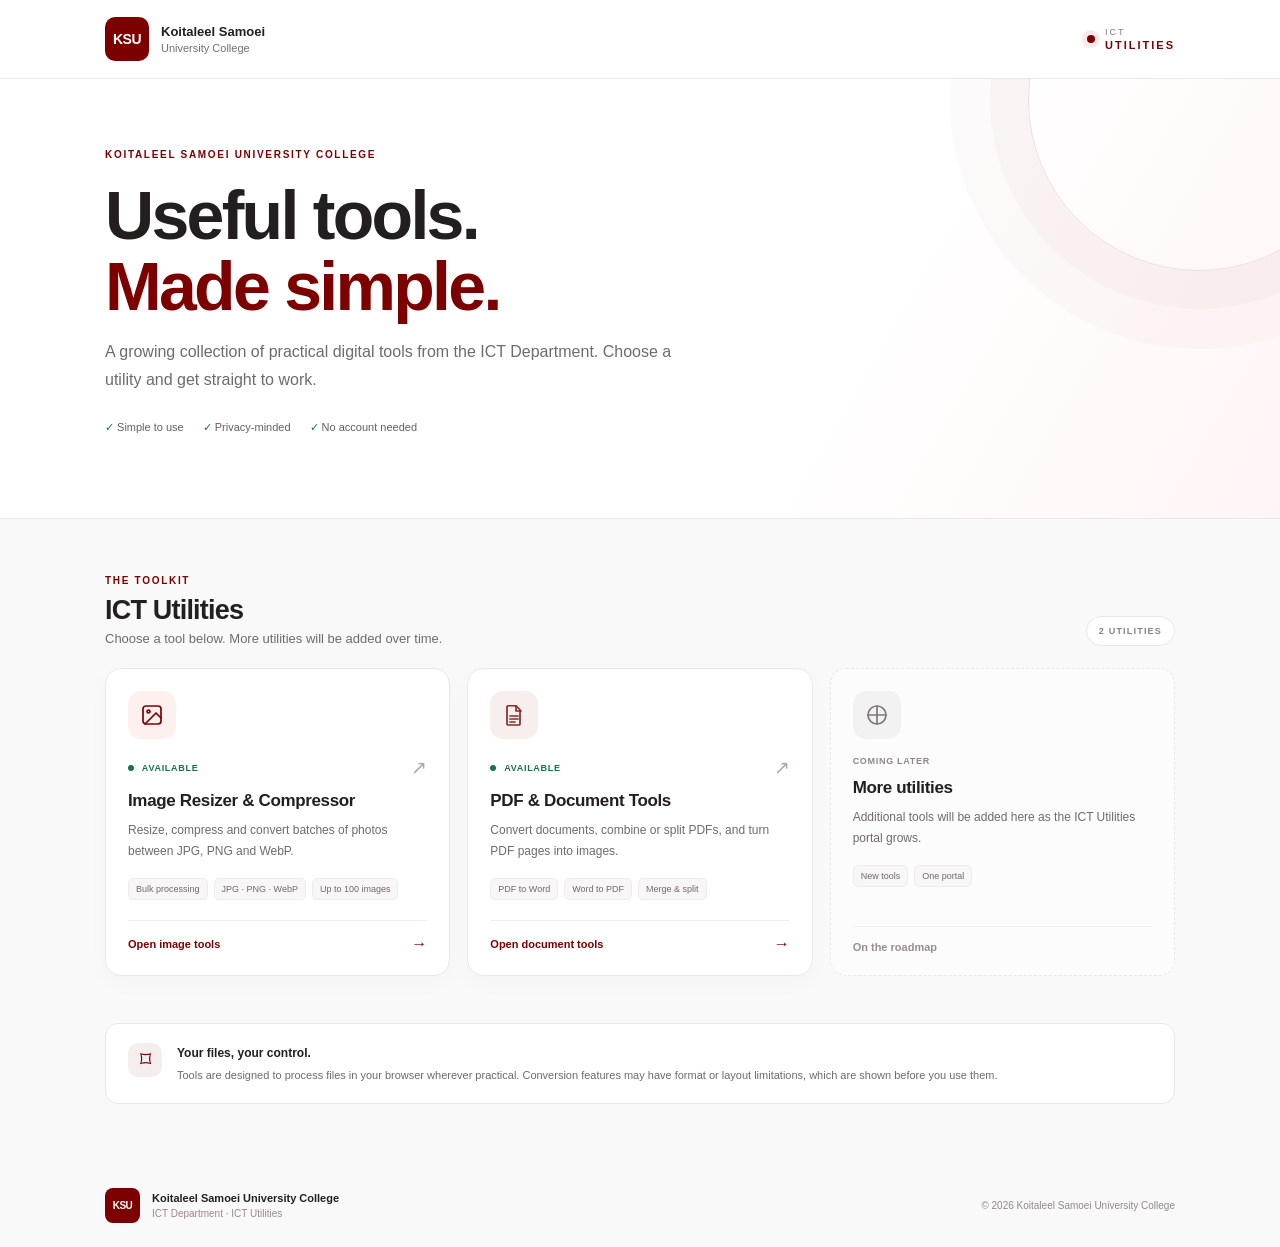
<file: index.html>
<!doctype html>
<html lang="en">
<head>
<meta charset="utf-8"><meta name="viewport" content="width=device-width,initial-scale=1">
<meta name="description" content="Koitaleel Samoei University College ICT Utilities — simple browser-based digital tools.">
<title>ICT Utilities | Koitaleel Samoei University College</title><link rel="stylesheet" href="styles.css">
</head>
<body>
<header class="topbar"><div class="topbar-inner">
<a class="brand" href="./"><span class="brand-logo">KSU</span><span class="brand-copy"><strong>Koitaleel Samoei</strong><small>University College</small></span></a>
<div class="utility-brand"><span class="dot"></span><span><small>ICT</small><strong>UTILITIES</strong></span></div>
</div></header>
<main>
<section class="hero"><div class="hero-inner"><div class="eyebrow">KOITALEEL SAMOEI UNIVERSITY COLLEGE</div><h1>Useful tools.<br><span>Made simple.</span></h1><p>A growing collection of practical digital tools from the ICT Department. Choose a utility and get straight to work.</p><div class="trust"><span>✓ Simple to use</span><span>✓ Privacy-minded</span><span>✓ No account needed</span></div></div></section>
<section class="tools-wrap"><div class="section-intro"><div><span class="kicker">THE TOOLKIT</span><h2>ICT Utilities</h2><p>Choose a tool below. More utilities will be added over time.</p></div><span class="tool-count">2 UTILITIES</span></div>
<div class="tool-grid">
<a class="tool-card" href="image-resizer/"><div class="tool-icon image-icon"><svg viewBox="0 0 24 24" aria-hidden="true"><rect x="3" y="3" width="18" height="18" rx="3"></rect><circle cx="8.5" cy="8.5" r="1.5"></circle><path d="m21 15-5-5L5 21"></path></svg></div><div class="card-top"><span class="status live"><i></i> AVAILABLE</span><span class="arrow">↗</span></div><h3>Image Resizer &amp; Compressor</h3><p>Resize, compress and convert batches of photos between JPG, PNG and WebP.</p><div class="tags"><span>Bulk processing</span><span>JPG · PNG · WebP</span><span>Up to 100 images</span></div><span class="card-link">Open image tools <b>→</b></span></a>
<a class="tool-card" href="pdf-tools/"><div class="tool-icon pdf-icon"><svg viewBox="0 0 24 24" aria-hidden="true"><path d="M6 2.75h8l4 4V21a1 1 0 0 1-1 1H6a1 1 0 0 1-1-1V3.75a1 1 0 0 1 1-1Z"></path><path d="M14 3v5h5M8 13h8M8 16h8M8 19h5"></path></svg></div><div class="card-top"><span class="status live"><i></i> AVAILABLE</span><span class="arrow">↗</span></div><h3>PDF &amp; Document Tools</h3><p>Convert documents, combine or split PDFs, and turn PDF pages into images.</p><div class="tags"><span>PDF to Word</span><span>Word to PDF</span><span>Merge &amp; split</span></div><span class="card-link">Open document tools <b>→</b></span></a>
<div class="tool-card upcoming"><div class="tool-icon neutral-icon"><svg viewBox="0 0 24 24" aria-hidden="true"><path d="M12 3v18M3 12h18"></path><circle cx="12" cy="12" r="9"></circle></svg></div><div class="card-top"><span class="status planned">COMING LATER</span></div><h3>More utilities</h3><p>Additional tools will be added here as the ICT Utilities portal grows.</p><div class="tags"><span>New tools</span><span>One portal</span></div><span class="card-link muted-link">On the roadmap</span></div>
</div></section>
<section class="privacy-banner"><div class="privacy-symbol">⌑</div><div><strong>Your files, your control.</strong><p>Tools are designed to process files in your browser wherever practical. Conversion features may have format or layout limitations, which are shown before you use them.</p></div></section>
</main>
<footer><div class="footer-inner"><div class="footer-brand"><span class="footer-logo">KSU</span><span><strong>Koitaleel Samoei University College</strong><small>ICT Department · ICT Utilities</small></span></div><span class="copyright">© 2026 Koitaleel Samoei University College</span></div></footer>
</body></html>
</file>
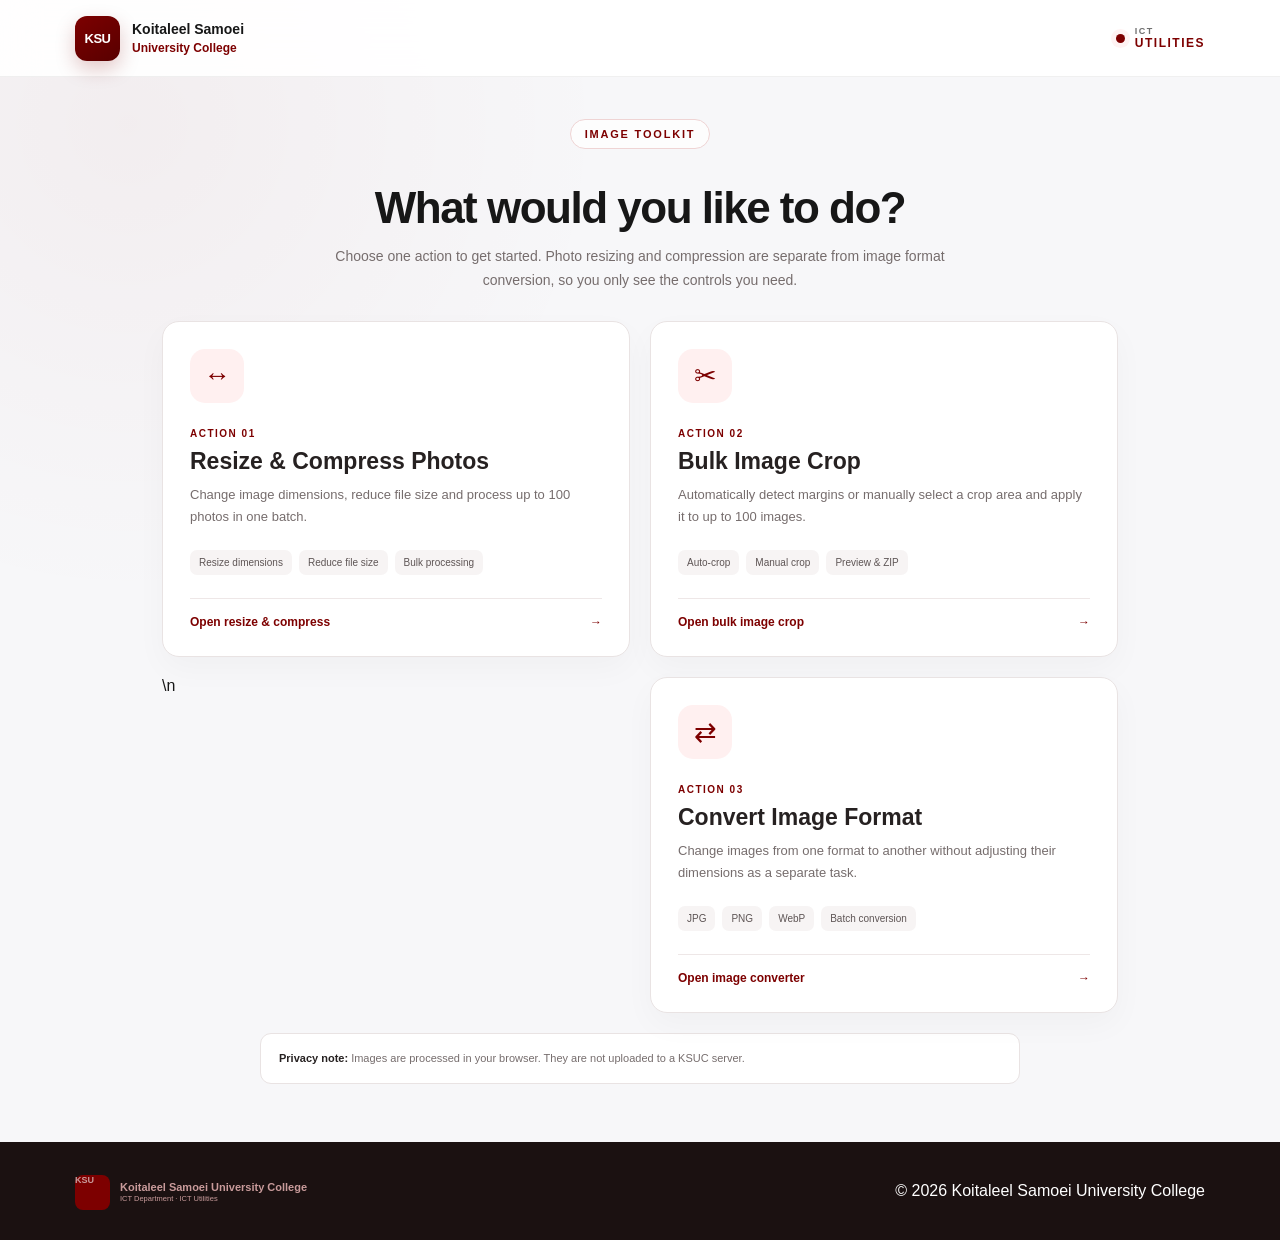
<file: image-resizer/index.html>
<!doctype html>
<html lang="en"><head><meta charset="utf-8"><meta name="viewport" content="width=device-width,initial-scale=1"><title>Image Tools | KSUC ICT Utilities</title><meta name="description" content="Choose whether to resize and compress photos or convert image formats."><link rel="stylesheet" href="styles.css">
<style>
.choice-wrap{max-width:1000px;margin:0 auto;padding:42px 22px 58px}.choice-intro{text-align:center;margin:0 auto 28px;max-width:660px}.choice-intro .eyebrow{color:#7d0000;font-size:11px;font-weight:800;letter-spacing:1.8px}.choice-intro h1{font-size:clamp(30px,5vw,44px);letter-spacing:-1.5px;margin:12px 0}.choice-intro p{font-size:14px;line-height:1.7;color:#766d6d}.choice-grid{display:grid;grid-template-columns:repeat(2,minmax(0,1fr));gap:20px}.choice-card{display:flex;flex-direction:column;min-height:290px;padding:27px;background:#fff;border:1px solid #e9e3e3;border-radius:17px;box-shadow:0 12px 32px #29000008;text-decoration:none;color:#262121;transition:transform .18s,border-color .18s,box-shadow .18s}.choice-card:hover{transform:translateY(-4px);border-color:#cfa9a9;box-shadow:0 16px 35px #29000012}.choice-icon{width:54px;height:54px;display:grid;place-items:center;border-radius:15px;background:#fff0f0;color:#7d0000;font-size:27px;margin-bottom:25px}.choice-label{font-size:10px;letter-spacing:1.5px;color:#7d0000;font-weight:900}.choice-card h2{font-size:23px;margin:9px 0}.choice-card p{font-size:13px;line-height:1.7;color:#766d6d;margin:0 0 22px}.choice-pills{display:flex;gap:7px;flex-wrap:wrap;margin-top:auto}.choice-pills span{font-size:10px;padding:7px 9px;border-radius:7px;background:#f7f4f4;color:#5e5555}.choice-go{display:flex;justify-content:space-between;align-items:center;margin-top:23px;padding-top:16px;border-top:1px solid #eee7e7;color:#7d0000;font-size:12px;font-weight:800}.choice-note{max-width:760px;margin:20px auto 0;padding:15px 18px;border:1px solid #e9e3e3;background:#fff;border-radius:11px;font-size:11px;line-height:1.7;color:#766d6d}.choice-note strong{color:#262121}@media(max-width:650px){.choice-wrap{padding:30px 14px 40px}.choice-grid{grid-template-columns:1fr}.choice-card{min-height:250px;padding:22px}.choice-icon{margin-bottom:18px}}
</style></head><body>
<header class="topbar"><div class="topbar-inner"><a href="../" class="brand" aria-label="Back to ICT Utilities home"><div class="brand-logo">KSU</div><div class="brand-copy"><strong>Koitaleel Samoei</strong><span>University College</span></div></a><div class="utility-brand"><span class="utility-dot"></span><div><small>ICT</small><strong>UTILITIES</strong></div></div></div></header>
<main class="choice-wrap"><section class="choice-intro"><div class="eyebrow">IMAGE TOOLKIT</div><h1>What would you like to do?</h1><p>Choose one action to get started. Photo resizing and compression are separate from image format conversion, so you only see the controls you need.</p></section>
<section class="choice-grid">
<a class="choice-card" href="resize-compress.html"><div class="choice-icon">↔</div><span class="choice-label">ACTION 01</span><h2>Resize &amp; Compress Photos</h2><p>Change image dimensions, reduce file size and process up to 100 photos in one batch.</p><div class="choice-pills"><span>Resize dimensions</span><span>Reduce file size</span><span>Bulk processing</span></div><div class="choice-go"><span>Open resize &amp; compress</span><span>→</span></div></a>
<a class="choice-card" href="crop.html"><div class="choice-icon">✂</div><span class="choice-label">ACTION 02</span><h2>Bulk Image Crop</h2><p>Automatically detect margins or manually select a crop area and apply it to up to 100 images.</p><div class="choice-pills"><span>Auto-crop</span><span>Manual crop</span><span>Preview &amp; ZIP</span></div><div class="choice-go"><span>Open bulk image crop</span><span>→</span></div></a>\n<a class="choice-card" href="convert.html"><div class="choice-icon">⇄</div><span class="choice-label">ACTION 03</span><h2>Convert Image Format</h2><p>Change images from one format to another without adjusting their dimensions as a separate task.</p><div class="choice-pills"><span>JPG</span><span>PNG</span><span>WebP</span><span>Batch conversion</span></div><div class="choice-go"><span>Open image converter</span><span>→</span></div></a>
</section><div class="choice-note"><strong>Privacy note:</strong> Images are processed in your browser. They are not uploaded to a KSUC server.</div></main>
<footer><div class="footer-inner"><div class="footer-brand"><span class="footer-logo">KSU</span><span><strong>Koitaleel Samoei University College</strong><small>ICT Department · ICT Utilities</small></span></div><span class="copyright">© 2026 Koitaleel Samoei University College</span></div></footer></body></html>
</file>
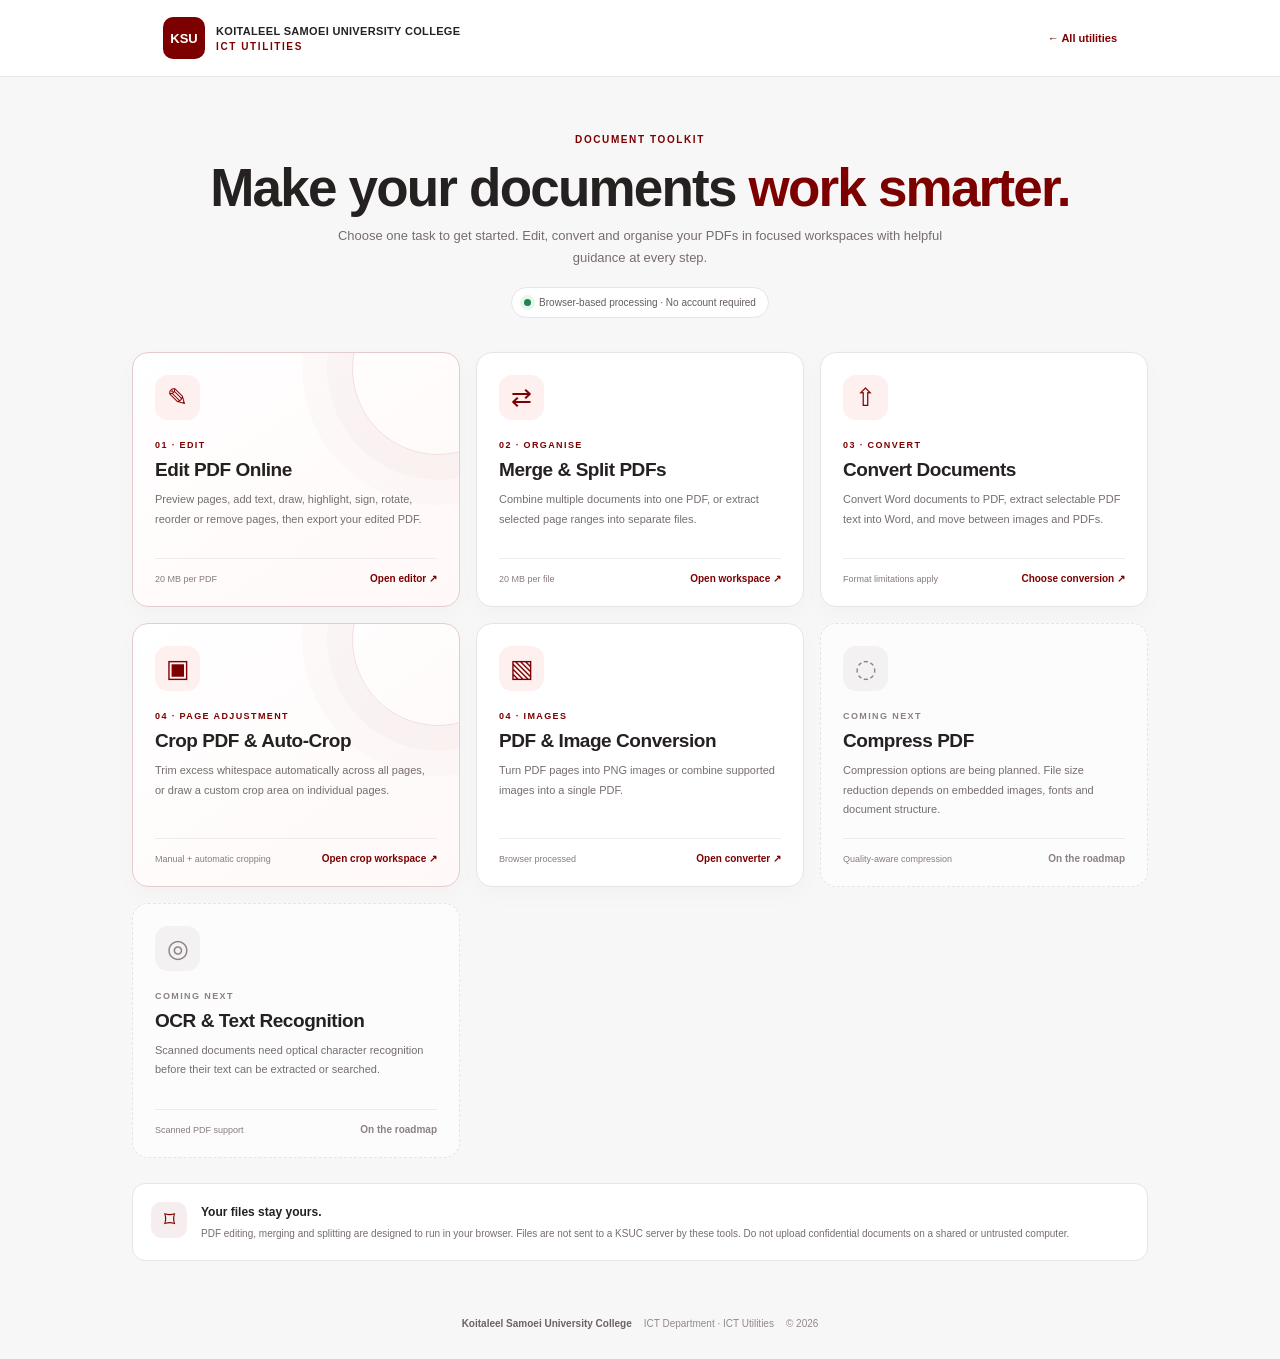
<file: pdf-tools/index.html>
<!doctype html>
<html lang="en"><head><meta charset="utf-8"><meta name="viewport" content="width=device-width,initial-scale=1"><meta name="description" content="PDF editing, conversion and page tools from Koitaleel Samoei University College ICT Department."><title>PDF & Document Tools | KSUC ICT Utilities</title><link rel="stylesheet" href="styles.css"></head>
<body>
<header><div class="head"><a href="../" class="brand"><span class="logo">KSU</span><span><b>KOITALEEL SAMOEI UNIVERSITY COLLEGE</b><small>ICT UTILITIES</small></span></a><a href="../" class="back">← All utilities</a></div></header>
<main class="landing">
<section class="intro"><span class="eyebrow">DOCUMENT TOOLKIT</span><h1>Make your documents <span class="accent">work smarter.</span></h1><p>Choose one task to get started. Edit, convert and organise your PDFs in focused workspaces with helpful guidance at every step.</p><div class="privacy-pill"><span></span> Browser-based processing · No account required</div></section>
<section class="action-grid" aria-label="PDF and document actions">
<a class="action-card featured" href="editor.html"><span class="action-icon">✎</span><span class="action-label">01 · EDIT</span><h2>Edit PDF Online</h2><p>Preview pages, add text, draw, highlight, sign, rotate, reorder or remove pages, then export your edited PDF.</p><div class="card-meta"><span>20 MB per PDF</span><b>Open editor ↗</b></div></a>
<a class="action-card" href="merge-split.html"><span class="action-icon">⇄</span><span class="action-label">02 · ORGANISE</span><h2>Merge &amp; Split PDFs</h2><p>Combine multiple documents into one PDF, or extract selected page ranges into separate files.</p><div class="card-meta"><span>20 MB per file</span><b>Open workspace ↗</b></div></a>
<a class="action-card" href="convert.html"><span class="action-icon">⇧</span><span class="action-label">03 · CONVERT</span><h2>Convert Documents</h2><p>Convert Word documents to PDF, extract selectable PDF text into Word, and move between images and PDFs.</p><div class="card-meta"><span>Format limitations apply</span><b>Choose conversion ↗</b></div></a>
<a class="action-card featured" href="crop.html"><span class="action-icon">▣</span><span class="action-label">04 · PAGE ADJUSTMENT</span><h2>Crop PDF &amp; Auto-Crop</h2><p>Trim excess whitespace automatically across all pages, or draw a custom crop area on individual pages.</p><div class="card-meta"><span>Manual + automatic cropping</span><b>Open crop workspace ↗</b></div></a>
<a class="action-card" href="convert.html#images"><span class="action-icon">▧</span><span class="action-label">04 · IMAGES</span><h2>PDF &amp; Image Conversion</h2><p>Turn PDF pages into PNG images or combine supported images into a single PDF.</p><div class="card-meta"><span>Browser processed</span><b>Open converter ↗</b></div></a>
<div class="action-card planned"><span class="action-icon">◌</span><span class="action-label">COMING NEXT</span><h2>Compress PDF</h2><p>Compression options are being planned. File size reduction depends on embedded images, fonts and document structure.</p><div class="card-meta"><span>Quality-aware compression</span><b>On the roadmap</b></div></div>
<div class="action-card planned"><span class="action-icon">◎</span><span class="action-label">COMING NEXT</span><h2>OCR &amp; Text Recognition</h2><p>Scanned documents need optical character recognition before their text can be extracted or searched.</p><div class="card-meta"><span>Scanned PDF support</span><b>On the roadmap</b></div></div>
</section>
<section class="privacy-notice"><span class="privacy-mark">⌑</span><div><strong>Your files stay yours.</strong><p>PDF editing, merging and splitting are designed to run in your browser. Files are not sent to a KSUC server by these tools. Do not upload confidential documents on a shared or untrusted computer.</p></div></section>
</main>
<footer><b>Koitaleel Samoei University College</b><span>ICT Department · ICT Utilities</span><span>© 2026</span></footer>
</body></html>
</file>
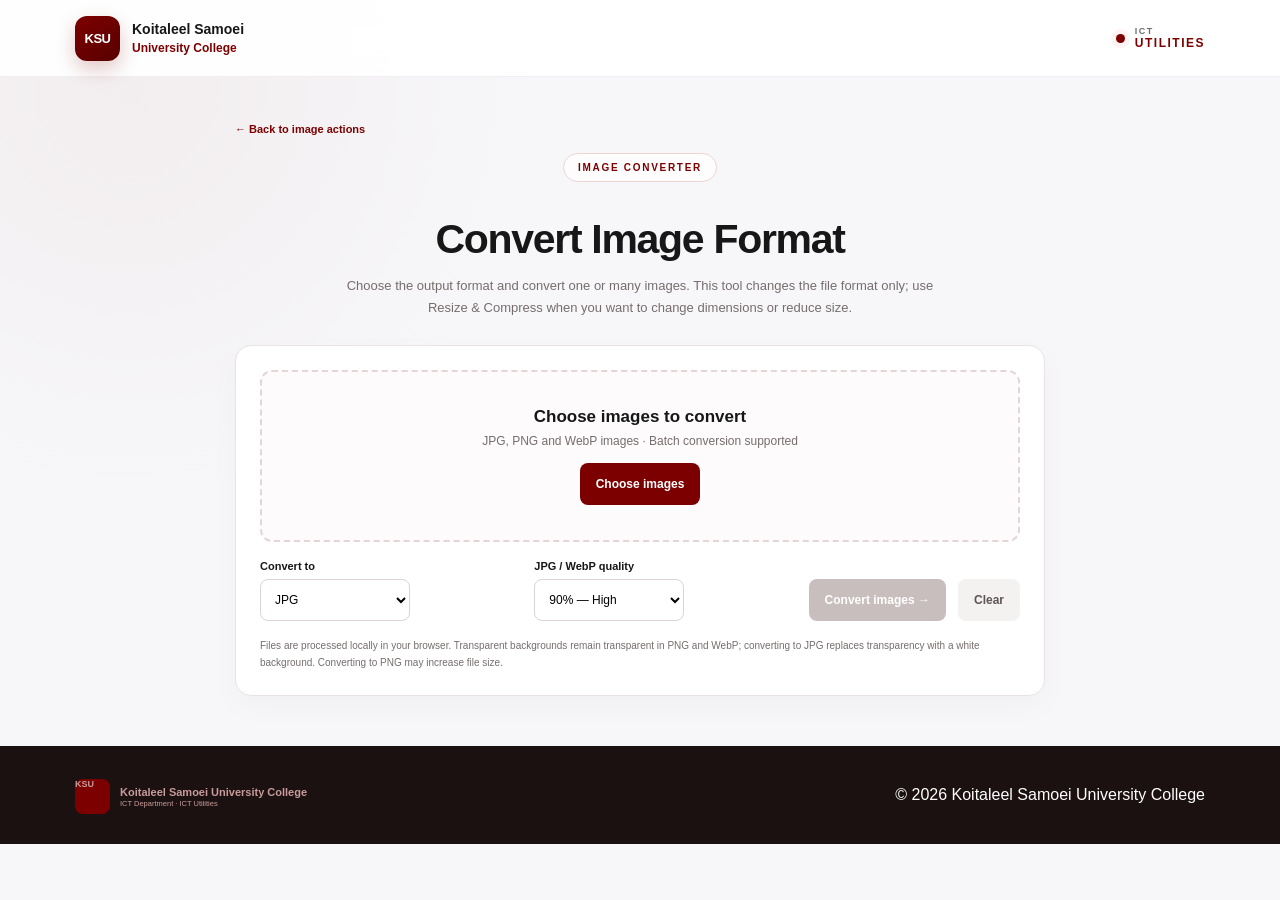
<file: image-resizer/convert.html>
<!doctype html>
<html lang="en"><head><meta charset="utf-8"><meta name="viewport" content="width=device-width,initial-scale=1"><title>Convert Image Format | KSUC ICT Utilities</title><meta name="description" content="Convert image formats between JPG, PNG and WebP in your browser."><link rel="stylesheet" href="styles.css">
<style>
.convert-main{max-width:850px;margin:auto;padding:42px 20px 50px}.convert-intro{text-align:center;margin-bottom:26px}.convert-intro .eyebrow{font-size:10px;letter-spacing:1.7px;font-weight:900;color:#7d0000}.convert-intro h1{font-size:clamp(29px,5vw,41px);letter-spacing:-1.3px;margin:12px 0}.convert-intro p{max-width:600px;margin:auto;font-size:13px;line-height:1.7;color:#766d6d}.convert-box{background:#fff;border:1px solid #e9e3e3;border-radius:16px;padding:24px;box-shadow:0 10px 30px #29000008}.convert-drop{padding:35px 15px;border:2px dashed #e2d6d6;border-radius:12px;text-align:center;background:#fdfbfb}.convert-drop.drag{border-color:#7d0000;background:#fff5f5}.convert-drop h2{font-size:17px;margin:0 0 7px}.convert-drop p{font-size:12px;color:#766d6d;margin:0 0 15px}.convert-drop input{display:none}.pick-btn,.convert-btn,.clear-btn{display:inline-flex;align-items:center;justify-content:center;min-height:42px;padding:0 16px;border:0;border-radius:8px;font-size:12px;font-weight:800;cursor:pointer}.pick-btn,.convert-btn{background:#7d0000;color:white}.clear-btn{background:#f4f1f1;color:#5e5555}.convert-options{display:flex;align-items:end;gap:12px;flex-wrap:wrap;margin-top:18px}.convert-options label{display:block;font-size:11px;font-weight:800;margin-bottom:7px}.convert-options select{height:42px;min-width:150px;border:1px solid #ddd4d4;border-radius:8px;padding:0 10px;background:white;font:inherit;font-size:12px}.convert-options .field{flex:1;min-width:160px}.convert-btn:disabled{background:#c9bebe;cursor:not-allowed}.convert-list{margin-top:15px;border:1px solid #e9e3e3;border-radius:9px;overflow:hidden}.convert-file{display:flex;justify-content:space-between;gap:10px;padding:11px 12px;border-bottom:1px solid #eee7e7;font-size:11px}.convert-file:last-child{border:0}.convert-file span:first-child{overflow:hidden;text-overflow:ellipsis;white-space:nowrap}.muted{color:#766d6d;white-space:nowrap}.convert-progress{height:7px;border-radius:9px;background:#eee;margin-top:18px;overflow:hidden}.convert-progress div{height:100%;width:0;background:#7d0000;transition:width .2s}.convert-output{margin-top:18px;padding:18px;border-radius:10px;background:#f9fdf9;border:1px solid #e2eee5}.convert-output h2{font-size:16px;margin:0 0 10px}.download-link{display:inline-block;margin:4px;padding:10px 12px;background:white;border:1px solid #d9e6dc;border-radius:8px;color:#18734a;text-decoration:none;font-size:11px;font-weight:800}.convert-note{font-size:10px;line-height:1.7;color:#766d6d;margin-top:16px}.back-link{display:inline-block;color:#7d0000;text-decoration:none;font-size:11px;font-weight:800;margin-bottom:18px}.hidden{display:none!important}@media(max-width:560px){.convert-main{padding:28px 13px}.convert-box{padding:14px}.convert-options{align-items:stretch}.convert-options .field{flex-basis:100%}.convert-options select{width:100%}.convert-btn{flex:1}}
</style></head><body><header class="topbar"><div class="topbar-inner"><a href="../" class="brand"><div class="brand-logo">KSU</div><div class="brand-copy"><strong>Koitaleel Samoei</strong><span>University College</span></div></a><div class="utility-brand"><span class="utility-dot"></span><div><small>ICT</small><strong>UTILITIES</strong></div></div></div></header>
<main class="convert-main"><a class="back-link" href="index.html">← Back to image actions</a><section class="convert-intro"><div class="eyebrow">IMAGE CONVERTER</div><h1>Convert Image Format</h1><p>Choose the output format and convert one or many images. This tool changes the file format only; use Resize &amp; Compress when you want to change dimensions or reduce size.</p></section>
<section class="convert-box"><div class="convert-drop" id="convertDrop"><h2>Choose images to convert</h2><p>JPG, PNG and WebP images · Batch conversion supported</p><label class="pick-btn" for="convertFiles">Choose images</label><input type="file" id="convertFiles" accept="image/jpeg,image/png,image/webp" multiple></div>
<div class="convert-list hidden" id="convertList"></div><div class="convert-options"><div class="field"><label for="targetFormat">Convert to</label><select id="targetFormat"><option value="image/jpeg">JPG</option><option value="image/png">PNG</option><option value="image/webp">WebP</option></select></div><div class="field"><label for="quality">JPG / WebP quality</label><select id="quality"><option value="1">100% — Maximum</option><option value="0.9" selected>90% — High</option><option value="0.8">80% — Good</option><option value="0.7">70% — Smaller</option><option value="0.6">60% — Compact</option></select></div><button class="convert-btn" id="convertBtn" disabled>Convert images →</button><button class="clear-btn" id="clearBtn">Clear</button></div><div class="convert-progress hidden" id="progress"><div id="progressFill"></div></div><div class="convert-output hidden" id="output"><h2 id="outputTitle">Converted images are ready</h2><div id="downloads"></div></div><p class="convert-note">Files are processed locally in your browser. Transparent backgrounds remain transparent in PNG and WebP; converting to JPG replaces transparency with a white background. Converting to PNG may increase file size.</p></section></main>
<footer><div class="footer-inner"><div class="footer-brand"><span class="footer-logo">KSU</span><span><strong>Koitaleel Samoei University College</strong><small>ICT Department · ICT Utilities</small></span></div><span class="copyright">© 2026 Koitaleel Samoei University College</span></div></footer>
<script src="convert.js"></script></body></html>
</file>
<file: styles.css>
:root{--maroon:#7d0000;--maroon-dark:#5e0000;--maroon-soft:#fff2f2;--ink:#231f1f;--muted:#706a6a;--line:#ece7e7;--bg:#faf9f9;--green:#18734a}*{box-sizing:border-box}body{margin:0;background:var(--bg);color:var(--ink);font-family:Inter,"Segoe UI",Arial,sans-serif}a{color:inherit;text-decoration:none}.topbar{background:#fff;border-bottom:1px solid var(--line)}.topbar-inner{max-width:1120px;margin:auto;padding:17px 25px;display:flex;justify-content:space-between;align-items:center}.brand,.footer-brand{display:flex;align-items:center;gap:12px}.brand-logo,.footer-logo{display:grid;place-items:center;background:var(--maroon);color:#fff;font-weight:900;border-radius:10px;width:44px;height:44px;font-size:14px;letter-spacing:-.5px}.brand-copy strong,.brand-copy small{display:block}.brand-copy strong{font-size:13px}.brand-copy small{font-size:11px;color:#766c6c;margin-top:3px}.utility-brand{display:flex;gap:10px;align-items:center}.utility-brand .dot{width:8px;height:8px;background:var(--maroon);border-radius:50%;box-shadow:0 0 0 5px #f8eaea}.utility-brand small,.utility-brand strong{display:block}.utility-brand small{font-size:9px;color:#8b7777;letter-spacing:2px}.utility-brand strong{font-size:11px;letter-spacing:2px;color:var(--maroon);margin-top:2px}.hero{background:linear-gradient(120deg,#fff 0%,#fff 65%,#fff5f5 100%);border-bottom:1px solid var(--line);position:relative;overflow:hidden}.hero:after{content:"";position:absolute;width:340px;height:340px;border:1px solid #efdede;border-radius:50%;right:-90px;top:-150px;box-shadow:0 0 0 38px rgba(125,0,0,.025),0 0 0 78px rgba(125,0,0,.018)}.hero-inner{max-width:1120px;margin:auto;padding:70px 25px 84px;position:relative;z-index:1}.eyebrow,.kicker{color:var(--maroon);font-size:10px;font-weight:900;letter-spacing:1.7px}.hero h1{font-size:clamp(42px,6vw,68px);line-height:1.04;letter-spacing:-2.7px;margin:20px 0 17px}.hero h1 span{color:var(--maroon)}.hero p{max-width:590px;color:var(--muted);font-size:16px;line-height:1.75;margin:0}.trust{display:flex;flex-wrap:wrap;gap:19px;margin-top:27px;color:#655d5d;font-size:11px}.trust span:first-letter{color:var(--green)}.tools-wrap{max-width:1120px;margin:auto;padding:51px 25px 35px}.section-intro{display:flex;align-items:flex-end;justify-content:space-between;gap:20px;margin-bottom:22px}.section-intro h2{font-size:27px;letter-spacing:-.8px;margin:7px 0 5px}.section-intro p{margin:0;color:var(--muted);font-size:13px}.tool-count{font-size:9px;letter-spacing:1.2px;font-weight:800;color:#8c8181;border:1px solid var(--line);background:#fff;border-radius:30px;padding:9px 12px}.tool-grid{display:grid;grid-template-columns:repeat(3,minmax(0,1fr));gap:17px}.tool-card{min-height:295px;background:#fff;border:1px solid var(--line);border-radius:16px;padding:22px;display:flex;flex-direction:column;box-shadow:0 7px 25px rgba(35,0,0,.025);transition:transform .18s,border-color .18s,box-shadow .18s}.tool-card[href]:hover{transform:translateY(-3px);border-color:#d9b6b6;box-shadow:0 14px 32px rgba(60,0,0,.07)}.tool-icon{width:48px;height:48px;border-radius:13px;display:grid;place-items:center;margin-bottom:17px}.tool-icon svg{width:24px;height:24px;fill:none;stroke:currentColor;stroke-width:1.7;stroke-linecap:round;stroke-linejoin:round}.image-icon{background:#fff0f0;color:var(--maroon)}.pdf-icon{background:#f7eeee;color:#8b2929}.neutral-icon{background:#f3f2f2;color:#817878}.card-top{display:flex;justify-content:space-between;align-items:center;margin-bottom:12px}.status{font-size:9px;font-weight:900;letter-spacing:.7px}.status.live{color:var(--green)}.status i{display:inline-block;width:6px;height:6px;border-radius:50%;background:var(--green);margin-right:5px}.status.planned{color:#928686}.arrow{font-size:19px;color:#b5a4a4}.tool-card h3{font-size:17px;letter-spacing:-.35px;margin:0 0 9px}.tool-card p{font-size:12px;line-height:1.7;color:var(--muted);margin:0 0 17px}.tags{display:flex;flex-wrap:wrap;gap:6px;margin-bottom:20px}.tags span{font-size:9px;color:#766767;background:#f8f6f6;border:1px solid #f0ecec;border-radius:5px;padding:5px 7px}.card-link{margin-top:auto;color:var(--maroon);font-weight:800;font-size:11px;display:flex;justify-content:space-between;align-items:center;padding-top:14px;border-top:1px solid #f2eeee}.card-link b{font-size:16px}.muted-link{color:#988d8d}.upcoming{background:#fdfcfc;border-style:dashed;box-shadow:none}.privacy-banner{max-width:1070px;margin:12px auto 60px;padding:19px 22px;background:#fff;border:1px solid var(--line);border-radius:13px;display:flex;align-items:flex-start;gap:15px}.privacy-symbol{width:34px;height:34px;flex-shrink:0;border-radius:10px;background:#f5eeee;color:var(--maroon);display:grid;place-items:center;font-size:22px}.privacy-banner strong{font-size:12px}.privacy-banner p{font-size:11px;line-height:1.65;color:var(--muted);margin:5px 0 0}.footer-inner{max-width:1120px;margin:auto;padding:24px 25px;display:flex;justify-content:space-between;align-items:center;gap:15px}.footer-logo{width:35px;height:35px;font-size:10px;border-radius:8px}.footer-brand strong,.footer-brand small{display:block}.footer-brand strong{font-size:11px}.footer-brand small{font-size:10px;color:#9d8888;margin-top:4px}.copyright{color:#928888;font-size:10px}@media(max-width:800px){.tool-grid{grid-template-columns:repeat(2,minmax(0,1fr))}.privacy-banner{margin-left:25px;margin-right:25px}.hero-inner{padding-top:57px;padding-bottom:67px}}@media(max-width:560px){.topbar-inner{padding:13px 17px}.utility-brand{display:none}.hero-inner{padding:47px 19px 57px}.hero h1{letter-spacing:-1.7px}.hero p{font-size:14px}.trust{gap:11px}.tools-wrap{padding:36px 16px 25px}.section-intro h2{font-size:24px}.tool-grid{grid-template-columns:1fr}.tool-card{min-height:260px;padding:20px}.privacy-banner{margin:10px 16px 40px;padding:16px}.footer-inner{padding:22px 17px;align-items:flex-start;flex-direction:column}.copyright{padding-left:47px}}
</file>
<file: image-resizer/styles.css>
:root {

    --maroon: #7D0000;
    --maroon-dark: #580000;
    --maroon-deep: #3d0000;

    --maroon-soft: #fff3f3;
    --maroon-soft-2: #f9e5e5;

    --white: #ffffff;

    --ink: #171717;
    --muted: #707070;
    --muted-light: #969696;

    --border: #e9e9e9;

    --background: #f7f7f9;

    --shadow:
        0 20px 60px rgba(30, 0, 0, 0.08);

    --radius: 20px;
}


/* ========================================
   RESET
======================================== */

* {
    margin: 0;
    padding: 0;
    box-sizing: border-box;
}


html {
    scroll-behavior: smooth;
}


body {

    font-family:
        Inter,
        -apple-system,
        BlinkMacSystemFont,
        "Segoe UI",
        Roboto,
        Arial,
        sans-serif;

    color: var(--ink);

    background:
        radial-gradient(
            circle at 10% 10%,
            rgba(125, 0, 0, 0.04),
            transparent 30%
        ),
        var(--background);

    min-height: 100vh;

    -webkit-font-smoothing: antialiased;
}


button,
input,
select {
    font: inherit;
}


/* ========================================
   TOP BAR
======================================== */

.topbar {

    background: rgba(255,255,255,0.92);

    backdrop-filter: blur(18px);

    border-bottom:
        1px solid rgba(0,0,0,0.06);

    position: relative;

    z-index: 20;
}


.topbar-inner {

    max-width: 1180px;

    margin: auto;

    min-height: 76px;

    padding:
        12px 25px;

    display: flex;

    align-items: center;

    justify-content: space-between;
}


.brand {

    display: flex;

    align-items: center;

    gap: 12px;

    text-decoration: none;

    color: var(--ink);
}


.brand-logo {

    width: 45px;

    height: 45px;

    border-radius: 12px;

    display: flex;

    align-items: center;

    justify-content: center;

    color: white;

    font-weight: 900;

    font-size: 13px;

    letter-spacing: -0.5px;

    background:
        linear-gradient(
            145deg,
            var(--maroon),
            var(--maroon-dark)
        );

    box-shadow:
        0 8px 20px rgba(125,0,0,0.22);
}


.brand-copy {

    display: flex;

    flex-direction: column;

    line-height: 1.2;
}


.brand-copy strong {

    font-size: 14px;

    font-weight: 800;
}


.brand-copy span {

    font-size: 12px;

    color: var(--maroon);

    margin-top: 3px;

    font-weight: 650;
}


.utility-brand {

    display: flex;

    align-items: center;

    gap: 10px;

    color: var(--maroon);
}


.utility-brand small {

    display: block;

    font-size: 9px;

    font-weight: 800;

    letter-spacing: 1.5px;

    color: var(--muted);
}


.utility-brand strong {

    display: block;

    font-size: 12px;

    letter-spacing: 1.5px;
}


.utility-dot {

    width: 9px;

    height: 9px;

    border-radius: 50%;

    background: var(--maroon);

    box-shadow:
        0 0 0 5px var(--maroon-soft);
}


/* ========================================
   HERO
======================================== */

.hero {

    position: relative;

    overflow: hidden;

    padding:
        85px 20px 110px;

    text-align: center;

    background:

        radial-gradient(
            circle at 50% 0%,
            rgba(125,0,0,0.10),
            transparent 42%
        );

}


.hero-content {

    max-width: 800px;

    margin: auto;

    position: relative;

    z-index: 2;
}


.hero-glow {

    position: absolute;

    border-radius: 50%;

    filter: blur(2px);

    pointer-events: none;
}


.hero-glow-one {

    width: 300px;

    height: 300px;

    background:
        rgba(125,0,0,0.045);

    left: -120px;

    top: 20px;
}


.hero-glow-two {

    width: 260px;

    height: 260px;

    background:
        rgba(125,0,0,0.035);

    right: -80px;

    bottom: -40px;
}


.eyebrow {

    display: inline-flex;

    align-items: center;

    gap: 8px;

    padding:
        8px 14px;

    border:
        1px solid #efd4d4;

    background:
        rgba(255,255,255,0.75);

    color: var(--maroon);

    border-radius: 50px;

    font-size: 10px;

    font-weight: 800;

    letter-spacing: 1.3px;

    margin-bottom: 22px;
}


.eyebrow span {

    width: 6px;

    height: 6px;

    background: var(--maroon);

    border-radius: 50%;
}


.hero h1 {

    font-size:
        clamp(42px, 7vw, 76px);

    line-height: 0.98;

    letter-spacing: -3px;

    font-weight: 850;

    margin-bottom: 24px;
}


.hero h1 span {

    color: var(--maroon);

    position: relative;
}


.hero h1 span::after {

    content: "";

    position: absolute;

    height: 7px;

    width: 55%;

    bottom: -10px;

    left: 5%;

    background:
        var(--maroon-soft-2);

    border-radius: 20px;

    z-index: -1;
}


.hero p {

    max-width: 610px;

    margin: auto;

    color: var(--muted);

    font-size: 17px;

    line-height: 1.7;
}


.hero p strong {

    color: var(--maroon);

}


.hero-features {

    display: flex;

    justify-content: center;

    flex-wrap: wrap;

    gap: 18px;

    margin-top: 28px;
}


.hero-features div {

    color: #666;

    font-size: 12px;

    display: flex;

    align-items: center;

    gap: 7px;
}


.hero-features span {

    width: 20px;

    height: 20px;

    border-radius: 50%;

    display: flex;

    align-items: center;

    justify-content: center;

    background: var(--maroon-soft);

    color: var(--maroon);

    font-weight: 900;
}


/* ========================================
   TOOL
======================================== */

.tool-wrapper {

    max-width: 960px;

    margin:
        -55px auto 0;

    padding:
        0 20px 70px;

    position: relative;

    z-index: 5;
}


.tool-card {

    background: white;

    border:
        1px solid rgba(0,0,0,0.06);

    border-radius: 24px;

    box-shadow: var(--shadow);

    overflow: hidden;
}


/* ========================================
   UPLOAD
======================================== */

.upload-zone {

    margin: 14px;

    padding:
        55px 25px;

    border:
        2px dashed #e2d5d5;

    border-radius: 18px;

    text-align: center;

    background:
        linear-gradient(
            145deg,
            #fffafa,
            #fff
        );

    transition:
        border .2s ease,
        background .2s ease,
        transform .2s ease;
}


.upload-zone.dragover {

    border-color: var(--maroon);

    background:
        var(--maroon-soft);

    transform: scale(1.005);
}


.upload-orb {

    width: 74px;

    height: 74px;

    margin:
        0 auto 20px;

    border-radius: 22px;

    display: flex;

    align-items: center;

    justify-content: center;

    color: white;

    background:
        linear-gradient(
            145deg,
            var(--maroon),
            #9b1c1c
        );

    box-shadow:
        0 15px 30px rgba(125,0,0,0.20);
}


.upload-arrow {

    font-size: 32px;

    font-weight: 300;

    line-height: 1;
}


.upload-zone h2 {

    font-size: 22px;

    margin-bottom: 8px;

    letter-spacing: -0.5px;
}


.upload-zone > p {

    color: var(--muted);

    font-size: 13px;

    margin-bottom: 23px;
}


.primary-button {

    display: inline-flex;

    align-items: center;

    justify-content: center;

    padding:
        13px 25px;

    border-radius: 10px;

    color: white;

    background: var(--maroon);

    font-size: 13px;

    font-weight: 800;

    cursor: pointer;

    box-shadow:
        0 8px 20px rgba(125,0,0,0.18);

    transition: .2s;
}


.primary-button:hover {

    background: var(--maroon-dark);

    transform: translateY(-2px);

    box-shadow:
        0 12px 25px rgba(125,0,0,0.22);
}


.upload-meta {

    display: flex;

    align-items: center;

    justify-content: center;

    flex-wrap: wrap;

    gap: 7px;

    margin-top: 20px;

    color: #999;

    font-size: 10px;
}


.upload-meta span {

    padding:
        4px 8px;

    background: #f5f5f5;

    border-radius: 5px;

    font-weight: 700;
}


.upload-meta b {

    color: var(--maroon);

    font-weight: 700;

    margin-left: 5px;
}


/* ========================================
   SETTINGS
======================================== */

.settings-panel {

    border-top:
        1px solid var(--border);

    padding:
        30px;
}


.panel-heading {

    display: flex;

    justify-content: space-between;

    align-items: flex-start;

    margin-bottom: 28px;
}


.section-kicker {

    display: block;

    color: var(--maroon);

    font-size: 9px;

    font-weight: 900;

    letter-spacing: 1.5px;

    margin-bottom: 6px;
}


.panel-heading h3,
.section-header h3 {

    font-size: 19px;

    letter-spacing: -0.4px;
}


.image-counter {

    background: var(--maroon-soft);

    color: var(--maroon);

    border-radius: 50px;

    padding:
        8px 12px;

    font-size: 11px;

    font-weight: 800;
}


.settings-label {

    font-size: 11px;

    font-weight: 800;

    color: #555;

    margin-bottom: 10px;
}


.dimension-grid {

    display: grid;

    grid-template-columns:
        1fr 35px 1fr;

    align-items: end;

    gap: 12px;
}


.input-group label {

    display: block;

    font-size: 11px;

    font-weight: 700;

    color: #666;

    margin-bottom: 7px;
}


.input-box {

    height: 50px;

    border:
        1px solid #dedede;

    border-radius: 10px;

    display: flex;

    align-items: center;

    background: white;

    transition: .2s;
}


.input-box:focus-within {

    border-color: var(--maroon);

    box-shadow:
        0 0 0 4px rgba(125,0,0,.07);
}


.input-box input {

    width: 100%;

    height: 100%;

    border: none;

    outline: none;

    padding:
        0 13px;

    font-size: 15px;

    font-weight: 700;
}


.input-box span {

    color: #999;

    font-size: 10px;

    padding-right: 12px;

    font-weight: 700;
}


.dimension-symbol {

    height: 50px;

    display: flex;

    align-items: center;

    justify-content: center;

    color: #aaa;

    font-size: 18px;
}


/* ========================================
   MODES
======================================== */

.resize-mode {

    margin-top: 24px;
}


.mode-options {

    display: grid;

    grid-template-columns:
        repeat(4, 1fr);

    gap: 8px;
}


.mode-card {

    position: relative;

    min-height: 70px;

    padding: 12px;

    border:
        1px solid var(--border);

    border-radius: 10px;

    display: flex;

    align-items: flex-start;

    gap: 9px;

    cursor: pointer;

    transition: .2s;
}


.mode-card:hover {

    border-color: #d5bcbc;

    background: #fffafa;
}


.mode-card input {

    position: absolute;

    opacity: 0;

}


.mode-radio {

    width: 14px;

    height: 14px;

    flex-shrink: 0;

    border:
        1.5px solid #bbb;

    border-radius: 50%;

    margin-top: 2px;

    position: relative;
}


.mode-card input:checked + .mode-radio {

    border-color: var(--maroon);
}


.mode-card input:checked + .mode-radio::after {

    content: "";

    width: 6px;

    height: 6px;

    position: absolute;

    top: 2.5px;

    left: 2.5px;

    border-radius: 50%;

    background: var(--maroon);
}


.mode-card input:checked ~ span:last-child strong {

    color: var(--maroon);
}


.mode-card strong {

    display: block;

    font-size: 11px;

    margin-bottom: 3px;
}


.mode-card small {

    display: block;

    font-size: 9px;

    color: #999;

    line-height: 1.3;
}


/* ========================================
   SECONDARY SETTINGS
======================================== */

.secondary-settings {

    display: grid;

    grid-template-columns:
        1fr 1fr;

    gap: 15px;

    margin-top: 25px;
}


.setting-field label {

    display: block;

    font-size: 11px;

    font-weight: 800;

    color: #555;

    margin-bottom: 8px;
}


.select-wrapper {

    position: relative;
}


.select-wrapper select {

    width: 100%;

    height: 48px;

    padding:
        0 13px;

    border:
        1px solid #dedede;

    border-radius: 10px;

    background: white;

    color: #333;

    outline: none;

    font-size: 12px;

    cursor: pointer;
}


.select-wrapper select:focus {

    border-color: var(--maroon);

    box-shadow:
        0 0 0 4px rgba(125,0,0,.07);
}


/* ========================================
   MAIN BUTTON
======================================== */

.resize-main-button {

    margin-top: 25px;

    width: 100%;

    height: 54px;

    border: none;

    border-radius: 11px;

    color: white;

    background:
        linear-gradient(
            135deg,
            var(--maroon),
            #940d0d
        );

    display: flex;

    align-items: center;

    justify-content: center;

    gap: 15px;

    font-size: 13px;

    font-weight: 800;

    cursor: pointer;

    box-shadow:
        0 12px 25px rgba(125,0,0,.18);

    transition: .2s;
}


.resize-main-button:hover:not(:disabled) {

    transform: translateY(-2px);

    box-shadow:
        0 15px 30px rgba(125,0,0,.24);
}


.resize-main-button:disabled {

    background: #d1d1d1;

    box-shadow: none;

    cursor: not-allowed;
}


.button-arrow {

    font-size: 18px;

    font-weight: 300;
}


.privacy-note {

    display: flex;

    justify-content: center;

    align-items: center;

    gap: 7px;

    color: #999;

    font-size: 10px;

    margin-top: 13px;
}


/* ========================================
   IMAGE SECTION
======================================== */

.image-section {

    display: none;

    border-top:
        1px solid var(--border);

    padding: 30px;
}


.section-header {

    display: flex;

    justify-content: space-between;

    align-items: center;

    margin-bottom: 18px;
}


.clear-button {

    border: none;

    background: transparent;

    color: #a00000;

    font-size: 11px;

    font-weight: 800;

    cursor: pointer;
}


.image-list {

    display: grid;

    grid-template-columns:
        repeat(2, 1fr);

    gap: 8px;

    max-height: 360px;

    overflow-y: auto;

    padding-right: 3px;
}


.image-item {

    display: flex;

    align-items: center;

    gap: 10px;

    border:
        1px solid var(--border);

    border-radius: 10px;

    padding: 8px;

    min-width: 0;
}


.image-preview {

    width: 45px;

    height: 45px;

    object-fit: cover;

    border-radius: 7px;

    background: #eee;

    flex-shrink: 0;
}


.image-info {

    flex: 1;

    min-width: 0;
}


.image-name {

    font-size: 11px;

    font-weight: 700;

    overflow: hidden;

    text-overflow: ellipsis;

    white-space: nowrap;
}


.image-size {

    font-size: 9px;

    color: #999;

    margin-top: 3px;
}


.image-status {

    color: var(--maroon);

    font-size: 9px;

    font-weight: 800;
}


/* ========================================
   PROGRESS
======================================== */

.progress-section {

    display: none;

    padding:
        25px 30px;

    border-top:
        1px solid var(--border);
}


.progress-top {

    display: flex;

    justify-content: space-between;

    font-size: 11px;

    margin-bottom: 9px;
}


.progress-top span {

    color: var(--maroon);

    font-weight: 800;
}


.progress-track {

    height: 8px;

    background: #eee;

    border-radius: 20px;

    overflow: hidden;
}


.progress-fill {

    width: 0%;

    height: 100%;

    background:
        linear-gradient(
            90deg,
            var(--maroon),
            #bd3434
        );

    border-radius: 20px;

    transition: width .2s ease;
}


/* ========================================
   RESULTS
======================================== */

.results-section {

    display: none;

    text-align: center;

    padding:
        35px 25px 40px;

    border-top:
        1px solid var(--border);
}


.success-circle {

    width: 58px;

    height: 58px;

    margin:
        0 auto 15px;

    border-radius: 50%;

    display: flex;

    align-items: center;

    justify-content: center;

    background: #eaf7ed;

    color: #23863d;

    font-size: 26px;

    font-weight: 900;
}


.results-section h3 {

    font-size: 20px;

    margin-bottom: 7px;
}


.results-section p {

    color: var(--muted);

    font-size: 12px;

    margin-bottom: 20px;
}


.download-button {

    border: none;

    background: var(--maroon);

    color: white;

    border-radius: 9px;

    padding:
        13px 22px;

    font-size: 12px;

    font-weight: 800;

    cursor: pointer;
}


.download-button span {

    margin-left: 8px;

    font-size: 15px;
}


/* ========================================
   FEATURES
======================================== */

.features {

    max-width: 960px;

    margin:
        0 auto 80px;

    padding:
        0 20px;

    display: grid;

    grid-template-columns:
        repeat(3, 1fr);

    gap: 15px;
}


.feature {

    background: white;

    border:
        1px solid var(--border);

    border-radius: 14px;

    padding: 20px;

    display: flex;

    gap: 13px;
}


.feature-icon {

    width: 38px;

    height: 38px;

    flex-shrink: 0;

    border-radius: 10px;

    display: flex;

    align-items: center;

    justify-content: center;

    background: var(--maroon-soft);

    color: var(--maroon);

    font-size: 15px;
}


.feature h3 {

    font-size: 12px;

    margin-bottom: 4px;
}


.feature p {

    font-size: 10px;

    color: #999;

    line-height: 1.5;
}


/* ========================================
   FOOTER
======================================== */

footer {

    background:
        #1b1111;

    color: white;
}


.footer-inner {

    max-width: 1180px;

    margin: auto;

    padding:
        30px 25px;

    display: flex;

    justify-content: space-between;

    align-items: center;
}


.footer-brand {

    display: flex;

    align-items: center;

    gap: 10px;
}


.footer-logo {

    width: 35px;

    height: 35px;

    border-radius: 8px;

    display: flex;

    align-items: center;

    justify-content: center;

    background: var(--maroon);

    font-size: 10px;

    font-weight: 900;
}


.footer-brand strong {

    display: block;

    font-size: 11px;
}


.footer-brand span {

    display: block;

    color: #c99b9b;

    font-size: 9px;

    margin-top: 3px;
}


.footer-copy {

    display: flex;

    gap: 8px;

    color: #8e7d7d;

    font-size: 10px;
}


/* ========================================
   RESPONSIVE
======================================== */

@media (max-width: 800px) {

    .hero {

        padding:
            65px 18px 95px;
    }


    .mode-options {

        grid-template-columns:
            repeat(2, 1fr);
    }


    .features {

        grid-template-columns: 1fr;
    }

}


@media (max-width: 600px) {

    .topbar-inner {

        padding:
            11px 16px;
    }


    .brand-copy strong {

        font-size: 12px;
    }


    .brand-copy span {

        font-size: 10px;
    }


    .utility-brand {

        display: none;
    }


    .hero {

        padding:
            55px 16px 85px;
    }


    .hero h1 {

        font-size: 43px;

        letter-spacing: -2px;
    }


    .hero p {

        font-size: 14px;
    }


    .hero-features {

        gap: 10px;
    }


    .hero-features div {

        font-size: 10px;
    }


    .tool-wrapper {

        padding:
            0 10px 50px;
    }


    .upload-zone {

        margin: 8px;

        padding:
            40px 15px;
    }


    .upload-zone h2 {

        font-size: 19px;
    }


    .settings-panel {

        padding:
            22px 18px;
    }


    .panel-heading h3 {

        font-size: 17px;
    }


    .dimension-grid {

        grid-template-columns:
            1fr 25px 1fr;
    }


    .mode-options {

        grid-template-columns:
            1fr 1fr;
    }


    .secondary-settings {

        grid-template-columns: 1fr;
    }


    .image-section {

        padding:
            22px 18px;
    }


    .image-list {

        grid-template-columns: 1fr;
    }


    .progress-section {

        padding:
            22px 18px;
    }


    .footer-inner {

        padding:
            25px 18px;

        flex-direction: column;

        align-items: flex-start;

        gap: 15px;
    }

}


@media (max-width: 380px) {

    .mode-options {

        grid-template-columns: 1fr;
    }


    .hero h1 {

        font-size: 38px;
    }

}
</file>
<file: pdf-tools/styles.css>
:root{--m:#7d0000;--md:#5e0000;--ink:#262121;--muted:#766d6d;--line:#e9e3e3;--green:#18734a}*{box-sizing:border-box}body{margin:0;background:#f8f7f7;color:var(--ink);font-family:Inter,"Segoe UI",Arial,sans-serif}header{background:#fff;border-bottom:1px solid var(--line)}.head{max-width:1000px;margin:auto;padding:17px 23px;display:flex;align-items:center;justify-content:space-between;gap:15px}.brand{display:flex;align-items:center;gap:11px;color:inherit;text-decoration:none}.logo{width:42px;height:42px;display:grid;place-items:center;background:var(--m);color:#fff;border-radius:10px;font-weight:900;font-size:13px}.brand b,.brand small{display:block}.brand b{font-size:11px;letter-spacing:.03em}.brand small{font-size:10px;color:var(--m);letter-spacing:1.6px;margin-top:4px;font-weight:800}.back{font-size:11px;color:var(--m);font-weight:800;text-decoration:none}.back:hover{text-decoration:underline}main{max-width:850px;margin:auto;padding:43px 22px 45px}.intro{text-align:center;margin-bottom:27px}.eyebrow{font-size:10px;letter-spacing:1.6px;font-weight:900;color:var(--m)}h1{font-size:clamp(30px,5vw,42px);letter-spacing:-1.5px;margin:12px 0 9px}.intro p{max-width:600px;margin:auto;font-size:13px;line-height:1.7;color:var(--muted)}.workspace{background:#fff;border:1px solid var(--line);border-radius:17px;overflow:hidden;box-shadow:0 10px 32px #29000008;padding:24px}.tool-select label,.option label{display:block;font-size:11px;font-weight:800;margin-bottom:8px}.tool-select select,.option input{width:100%;height:46px;border:1px solid #ddd4d4;border-radius:9px;padding:0 12px;background:#fff;font:inherit;font-size:12px;color:#332c2c;outline:none}.tool-select select:focus,.option input:focus{border-color:var(--m);box-shadow:0 0 0 3px #7d000010}.tool-select p{font-size:11px;line-height:1.6;color:var(--muted);margin:9px 0 18px}.drop{padding:37px 17px;border:2px dashed #e2d6d6;border-radius:13px;text-align:center;background:#fdfbfb;transition:.2s}.drop.drag{border-color:var(--m);background:#fff5f5}.upload-icon{width:46px;height:46px;display:grid;place-items:center;margin:0 auto 12px;background:#fff0f0;color:var(--m);border-radius:13px;font-size:25px}.drop h2{font-size:17px;margin:0 0 6px}.drop p{font-size:12px;color:var(--muted);margin:0 0 14px}input[type=file]{display:none}.choose,.primary,.clear{min-height:42px;padding:0 16px;border-radius:8px;display:inline-flex;align-items:center;justify-content:center;border:0;font-size:12px;font-weight:800;cursor:pointer}.choose,.primary{background:var(--m);color:#fff}.choose:hover,.primary:hover{background:var(--md)}.drop small{display:block;color:#938888;font-size:10px;margin-top:12px}.file-list{margin-top:14px;border:1px solid var(--line);border-radius:9px;overflow:hidden}.file{display:flex;justify-content:space-between;gap:12px;padding:11px 12px;border-bottom:1px solid var(--line);font-size:11px}.file:last-child{border-bottom:0}.file-name{overflow:hidden;text-overflow:ellipsis;white-space:nowrap}.file-size{white-space:nowrap;color:var(--muted)}.controls{display:flex;align-items:flex-end;gap:9px;flex-wrap:wrap;margin-top:18px}.controls .primary{min-width:130px;gap:10px}.primary:disabled{background:#c9bebe;cursor:not-allowed}.clear{background:#f4f1f1;color:#5e5555}.option{flex:1;min-width:210px}.progress-box{margin-top:20px}.progress-head{display:flex;justify-content:space-between;font-size:11px;margin-bottom:8px}.progress-head span{color:var(--m);font-weight:800}.track{height:7px;background:#eee;border-radius:20px;overflow:hidden}.track div{height:100%;width:0;background:var(--m);transition:width .2s}.output{margin-top:22px;padding:22px;border-radius:12px;background:#f9fdf9;border:1px solid #e2eee5;text-align:center}.done{width:40px;height:40px;border-radius:50%;display:grid;place-items:center;background:#e6f5e9;color:var(--green);font-size:22px;margin:0 auto 10px}.output h2{font-size:17px;margin:0 0 6px}.output p{font-size:11px;color:var(--muted);line-height:1.6}.download{display:inline-flex;align-items:center;gap:8px;margin:5px;padding:10px 13px;background:#fff;border:1px solid #d9e6dc;border-radius:8px;color:var(--green);text-decoration:none;font-size:11px;font-weight:800}.notice{margin-top:17px;padding:16px 18px;background:#fff;border:1px solid var(--line);border-radius:11px}.notice b{font-size:11px}.notice p{font-size:10px;line-height:1.7;color:var(--muted);margin:6px 0 0}footer{display:flex;gap:12px;flex-wrap:wrap;justify-content:center;padding:0 20px 30px;color:#938989;font-size:10px}footer b{color:#6c6262}.hidden{display:none!important}@media(max-width:560px){.head{padding:13px 15px}.brand b{font-size:9px}.brand small{font-size:9px}.logo{width:37px;height:37px}.back{font-size:10px}main{padding:32px 13px}.workspace{padding:15px}.drop{padding:30px 12px}.controls{align-items:stretch}.controls .primary{flex:1}.option{flex-basis:100%}}
/* Action hub and motion system */
:root{--m:#7d0000;--md:#5e0000;--ink:#262121;--muted:#766d6d;--line:#e9e3e3;--green:#18734a}
.landing{max-width:1060px;padding-top:52px}.intro h1{font-size:clamp(34px,5vw,53px);line-height:1.08;letter-spacing:-1.8px}.accent{color:var(--m)}.intro p{max-width:660px}.privacy-pill{display:inline-flex;align-items:center;gap:8px;margin-top:18px;padding:9px 12px;border:1px solid var(--line);border-radius:99px;background:#fff;color:#655c5c;font-size:10px}.privacy-pill span{width:7px;height:7px;border-radius:50%;background:#21834f;box-shadow:0 0 0 4px #e8f5ec}
.action-grid{display:grid;grid-template-columns:repeat(3,minmax(0,1fr));gap:16px;margin-top:34px}.action-card{position:relative;isolation:isolate;display:flex;flex-direction:column;min-height:255px;padding:22px;border:1px solid var(--line);border-radius:16px;background:#fff;text-decoration:none;color:var(--ink);box-shadow:0 8px 25px #29000006;overflow:hidden;animation:rise-in .55s both;transition:transform .22s,border-color .22s,box-shadow .22s}.action-card:nth-child(2){animation-delay:.05s}.action-card:nth-child(3){animation-delay:.1s}.action-card:nth-child(4){animation-delay:.15s}.action-card:nth-child(5){animation-delay:.2s}.action-card:nth-child(6){animation-delay:.25s}.action-card[href]:hover{transform:translateY(-5px);border-color:#d2a7a7;box-shadow:0 17px 36px #45000012}.action-card:focus-visible{outline:3px solid #d6aaaa;outline-offset:3px}.action-card.featured{background:linear-gradient(145deg,#fff 0%,#fff8f8 100%);border-color:#e5cccc}.action-card.featured:after{content:"";position:absolute;z-index:-1;width:170px;height:170px;border:1px solid #f0dddd;border-radius:50%;right:-65px;top:-70px;box-shadow:0 0 0 25px #7d000005,0 0 0 50px #7d000004}.action-icon{width:45px;height:45px;display:grid;place-items:center;background:#fff0f0;color:var(--m);border-radius:13px;font-size:25px;margin-bottom:20px}.action-label{font-size:9px;letter-spacing:1.4px;font-weight:900;color:var(--m)}.action-card h2{font-size:19px;letter-spacing:-.45px;margin:9px 0}.action-card p{font-size:11px;line-height:1.75;color:var(--muted);margin:0 0 19px}.card-meta{display:flex;align-items:center;justify-content:space-between;gap:8px;margin-top:auto;padding-top:14px;border-top:1px solid #f0eaea;font-size:9px;color:#887b7b}.card-meta b{font-size:10px;color:var(--m);white-space:nowrap}.action-card.planned{background:#fdfcfc;border-style:dashed;box-shadow:none}.action-card.planned .action-icon{background:#f3f1f1;color:#8d8383}.action-card.planned .action-label,.action-card.planned .card-meta b{color:#8b8181}.privacy-notice{display:flex;gap:14px;margin:25px 0 12px;padding:18px;background:#fff;border:1px solid var(--line);border-radius:13px}.privacy-mark{width:36px;height:36px;display:grid;place-items:center;flex-shrink:0;background:#f6eeee;color:var(--m);border-radius:10px;font-size:22px}.privacy-notice strong{font-size:12px}.privacy-notice p{margin:5px 0 0;font-size:10px;line-height:1.7;color:var(--muted)}
@keyframes rise-in{from{opacity:0;transform:translateY(12px)}to{opacity:1;transform:translateY(0)}}@media(prefers-reduced-motion:reduce){*,*:before,*:after{animation-duration:.01ms!important;animation-iteration-count:1!important;scroll-behavior:auto!important;transition-duration:.01ms!important}}
@media(max-width:820px){.action-grid{grid-template-columns:repeat(2,minmax(0,1fr))}.landing{padding-top:38px}}@media(max-width:560px){.action-grid{grid-template-columns:1fr}.action-card{min-height:225px}.landing{padding:30px 14px}.intro h1{letter-spacing:-1.2px}.privacy-notice{padding:15px}}

/* Small motion details for upload and processing states */
.file,.file-row{animation:rise-in .28s both}.track div{position:relative;overflow:hidden}.track div:after{content:"";position:absolute;inset:0;background:linear-gradient(100deg,transparent,rgba(255,255,255,.38),transparent);transform:translateX(-100%);animation:progress-shimmer 1.7s infinite}@keyframes progress-shimmer{to{transform:translateX(100%)}}.drop.drag{transform:scale(1.005);box-shadow:0 0 0 4px #7d00000c}.primary:active,.choose:active{transform:translateY(1px)}
</file>
